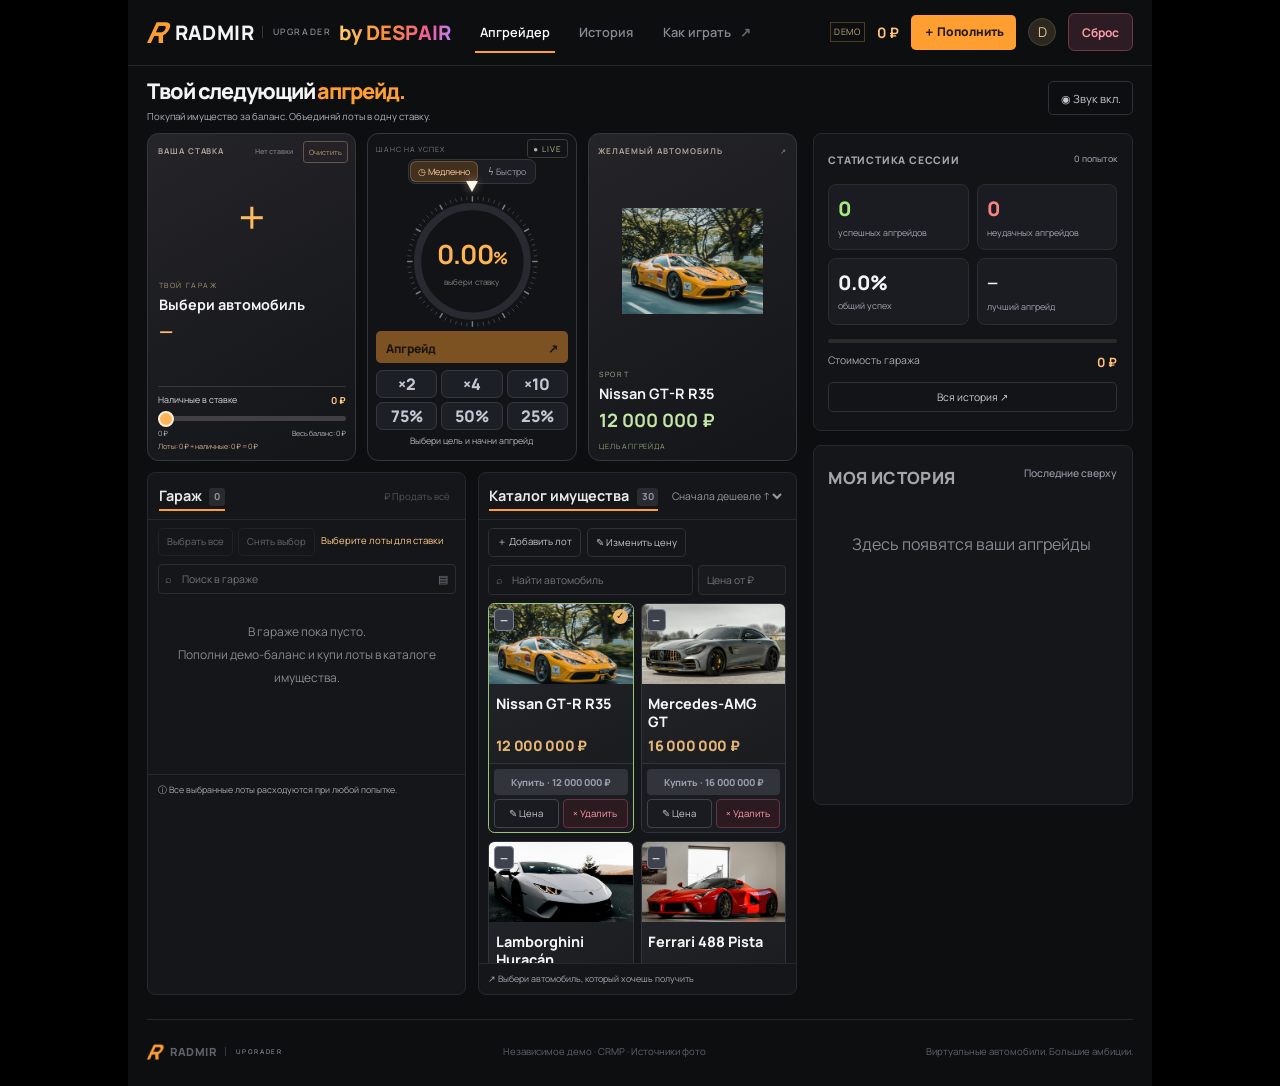
<file: RADMIR-Upgrader/index.html>
<!DOCTYPE html>
<html lang="ru"><head><meta charset="UTF-8"><meta name="viewport" content="width=device-width, initial-scale=1"><meta name="description" content="Автомобильный апгрейдер в стиле RADMIR CRMP. Демо с тестовым балансом."><title>RADMIR — Upgrader</title><link rel="stylesheet" href="style.css"></head><body><div class="siteShell"><div class="siteCanvas"><header><a class="brand" href="#"><b class="mark">R</b> RADMIR <span>UPGRADER</span><small class="brandCredit">by DESPAIR</small></a><nav><button class="nav active" data-page="upgrade">Апгрейдер</button><button class="nav" data-page="history">История</button><button class="nav" data-page="help">Как играть <i>↗</i></button></nav><div class="account"><span class="demo">DEMO</span><strong id="balance"></strong><button class="orange small" id="deposit">＋ Пополнить</button><button id="profile" class="avatar" title="Профиль">D</button><button class="resetSession" id="reset">Сброс</button></div></header><main><section id="upgradePage"><div class="heading"><div><div class="eyebrow">НОВЫЙ УРОВЕНЬ ТВОЕГО ГАРАЖА</div><h1>Твой следующий <em>апгрейд.</em></h1><p>Покупай имущество за баланс. Объединяй лоты в одну ставку.</p></div><button class="quiet" id="sound">◉ Звук выкл.</button></div><div class="dashboard"><div class="mainColumn"><div class="arena"><article class="vehicle source"><div class="overline">ВАША СТАВКА <span id="sourceCount">1 автомобиль</span></div><div id="sourceVisual"></div><div class="vehicleInfo"><small id="sourceClass">SPORT</small><h2 id="sourceName"></h2><strong id="sourcePrice"></strong></div><button class="remove" id="clearSource" title="Убрать ставку" aria-label="Очистить ставку">Очистить</button><div id="mixedStake" class="mixedStake"><label for="mixedRange">Наличные в ставке <strong id="mixedAmount">0 ₽</strong></label><input id="mixedRange" type="range" min="0" max="0" step="1" value="0" aria-label="Наличные в ставке"><div class="rangeLabels"><span>0 ₽</span><span id="mixedMax">0 ₽</span></div><p id="mixedBreakdown" aria-live="polite"></p></div></article><section class="engine"><div class="engineTop"><span>ШАНС НА УСПЕХ</span><span class="pill">● LIVE</span></div><div class="spinMode" role="group" aria-label="Скорость прокрутки"><button type="button" id="speedSlow" aria-pressed="true">◷ Медленно</button><button type="button" id="speedFast" aria-pressed="false">ϟ Быстро</button></div><div class="dial"><svg viewBox="0 0 240 240"><circle class="track" cx="120" cy="120" r="99"></circle><circle id="chanceArc" cx="120" cy="120" r="99"></circle><g class="dialTicks"><line x1="229.000" y1="120.000" x2="237.000" y2="120.000" class="major"></line><line x1="231.574" y1="129.761" x2="236.555" y2="130.197" class="minor"></line><line x1="230.298" y1="139.449" x2="235.223" y2="140.317" class="minor"></line><line x1="228.184" y1="148.988" x2="233.013" y2="150.282" class="minor"></line><line x1="225.246" y1="158.306" x2="229.944" y2="160.016" class="minor"></line><line x1="221.506" y1="167.333" x2="226.038" y2="169.446" class="minor"></line><line x1="214.397" y1="174.500" x2="221.325" y2="178.500" class="major"></line><line x1="211.745" y1="184.241" x2="215.841" y2="187.108" class="minor"></line><line x1="205.797" y1="191.992" x2="209.627" y2="195.206" class="minor"></line><line x1="199.196" y1="199.196" x2="202.731" y2="202.731" class="minor"></line><line x1="191.992" y1="205.797" x2="195.206" y2="209.627" class="minor"></line><line x1="184.241" y1="211.745" x2="187.108" y2="215.841" class="minor"></line><line x1="174.500" y1="214.397" x2="178.500" y2="221.325" class="major"></line><line x1="167.333" y1="221.506" x2="169.446" y2="226.038" class="minor"></line><line x1="158.306" y1="225.246" x2="160.016" y2="229.944" class="minor"></line><line x1="148.988" y1="228.184" x2="150.282" y2="233.013" class="minor"></line><line x1="139.449" y1="230.298" x2="140.317" y2="235.223" class="minor"></line><line x1="129.761" y1="231.574" x2="130.197" y2="236.555" class="minor"></line><line x1="120.000" y1="229.000" x2="120.000" y2="237.000" class="major"></line><line x1="110.239" y1="231.574" x2="109.803" y2="236.555" class="minor"></line><line x1="100.551" y1="230.298" x2="99.683" y2="235.223" class="minor"></line><line x1="91.012" y1="228.184" x2="89.718" y2="233.013" class="minor"></line><line x1="81.694" y1="225.246" x2="79.984" y2="229.944" class="minor"></line><line x1="72.667" y1="221.506" x2="70.554" y2="226.038" class="minor"></line><line x1="65.500" y1="214.397" x2="61.500" y2="221.325" class="major"></line><line x1="55.759" y1="211.745" x2="52.892" y2="215.841" class="minor"></line><line x1="48.008" y1="205.797" x2="44.794" y2="209.627" class="minor"></line><line x1="40.804" y1="199.196" x2="37.269" y2="202.731" class="minor"></line><line x1="34.203" y1="191.992" x2="30.373" y2="195.206" class="minor"></line><line x1="28.255" y1="184.241" x2="24.159" y2="187.108" class="minor"></line><line x1="25.603" y1="174.500" x2="18.675" y2="178.500" class="major"></line><line x1="18.494" y1="167.333" x2="13.962" y2="169.446" class="minor"></line><line x1="14.754" y1="158.306" x2="10.056" y2="160.016" class="minor"></line><line x1="11.816" y1="148.988" x2="6.987" y2="150.282" class="minor"></line><line x1="9.702" y1="139.449" x2="4.777" y2="140.317" class="minor"></line><line x1="8.426" y1="129.761" x2="3.445" y2="130.197" class="minor"></line><line x1="11.000" y1="120.000" x2="3.000" y2="120.000" class="major"></line><line x1="8.426" y1="110.239" x2="3.445" y2="109.803" class="minor"></line><line x1="9.702" y1="100.551" x2="4.777" y2="99.683" class="minor"></line><line x1="11.816" y1="91.012" x2="6.987" y2="89.718" class="minor"></line><line x1="14.754" y1="81.694" x2="10.056" y2="79.984" class="minor"></line><line x1="18.494" y1="72.667" x2="13.962" y2="70.554" class="minor"></line><line x1="25.603" y1="65.500" x2="18.675" y2="61.500" class="major"></line><line x1="28.255" y1="55.759" x2="24.159" y2="52.892" class="minor"></line><line x1="34.203" y1="48.008" x2="30.373" y2="44.794" class="minor"></line><line x1="40.804" y1="40.804" x2="37.269" y2="37.269" class="minor"></line><line x1="48.008" y1="34.203" x2="44.794" y2="30.373" class="minor"></line><line x1="55.759" y1="28.255" x2="52.892" y2="24.159" class="minor"></line><line x1="65.500" y1="25.603" x2="61.500" y2="18.675" class="major"></line><line x1="72.667" y1="18.494" x2="70.554" y2="13.962" class="minor"></line><line x1="81.694" y1="14.754" x2="79.984" y2="10.056" class="minor"></line><line x1="91.012" y1="11.816" x2="89.718" y2="6.987" class="minor"></line><line x1="100.551" y1="9.702" x2="99.683" y2="4.777" class="minor"></line><line x1="110.239" y1="8.426" x2="109.803" y2="3.445" class="minor"></line><line x1="120.000" y1="11.000" x2="120.000" y2="3.000" class="major"></line><line x1="129.761" y1="8.426" x2="130.197" y2="3.445" class="minor"></line><line x1="139.449" y1="9.702" x2="140.317" y2="4.777" class="minor"></line><line x1="148.988" y1="11.816" x2="150.282" y2="6.987" class="minor"></line><line x1="158.306" y1="14.754" x2="160.016" y2="10.056" class="minor"></line><line x1="167.333" y1="18.494" x2="169.446" y2="13.962" class="minor"></line><line x1="174.500" y1="25.603" x2="178.500" y2="18.675" class="major"></line><line x1="184.241" y1="28.255" x2="187.108" y2="24.159" class="minor"></line><line x1="191.992" y1="34.203" x2="195.206" y2="30.373" class="minor"></line><line x1="199.196" y1="40.804" x2="202.731" y2="37.269" class="minor"></line><line x1="205.797" y1="48.008" x2="209.627" y2="44.794" class="minor"></line><line x1="211.745" y1="55.759" x2="215.841" y2="52.892" class="minor"></line><line x1="214.397" y1="65.500" x2="221.325" y2="61.500" class="major"></line><line x1="221.506" y1="72.667" x2="226.038" y2="70.554" class="minor"></line><line x1="225.246" y1="81.694" x2="229.944" y2="79.984" class="minor"></line><line x1="228.184" y1="91.012" x2="233.013" y2="89.718" class="minor"></line><line x1="230.298" y1="100.551" x2="235.223" y2="99.683" class="minor"></line><line x1="231.574" y1="110.239" x2="236.555" y2="109.803" class="minor"></line></g></svg><div class="dialText"><strong id="chance">0.00<span>%</span></strong><small id="chanceLabel">средний шанс</small></div><div id="needle" aria-hidden="true"></div></div><button class="orange upgrade" id="upgrade">Апгрейд <span>↗</span></button><div class="multipliers"><button data-mult="2">×2</button><button data-mult="4">×4</button><button data-mult="10">×10</button><button data-chance="75">75%</button><button data-chance="50">50%</button><button data-chance="25">25%</button></div><div id="result" role="status">Выбери цель и начни апгрейд</div></section><article class="vehicle target"><div class="overline">ЖЕЛАЕМЫЙ АВТОМОБИЛЬ <span>↗</span></div><div id="targetVisual"></div><div class="vehicleInfo"><small id="targetClass">SUPERCAR</small><h2 id="targetName"></h2><strong id="targetPrice"></strong></div><div class="targetBadge">ЦЕЛЬ АПГРЕЙДА</div></article></div><div class="inventories"><section class="panel"><div class="panelHead"><div class="tabs"><button id="inventoryTab" class="active">Гараж <span id="invCount"></span></button></div><button class="iconBtn" id="sellAll" title="Продать все автомобили">₽ Продать всё</button></div><div id="inventoryBody"><div class="garageTools"><button id="selectAllLots" class="quiet">Выбрать все</button><button id="clearLots" class="quiet">Снять выбор</button><span id="selectionInfo" aria-live="polite"></span></div><div class="search"><span>⌕</span><input id="invSearch" placeholder="Поиск в гараже" aria-label="Поиск в гараже"><span>▤</span></div><div class="grid" id="inventory"></div></div><div class="panelFoot">ⓘ Все выбранные лоты расходуются при любой попытке.</div></section><section class="panel"><div class="panelHead"><div class="tabs"><button class="active">Каталог имущества <span id="catalogCount"></span></button></div><select id="sort" aria-label="Сортировка"><option value="asc">Сначала дешевле ↑</option><option value="desc">Сначала дороже ↓</option></select></div><div class="garageTools catalogTools"><button id="addLot" class="quiet">＋ Добавить лот</button><button id="editLot" class="quiet">✎ Изменить цену</button><button id="undoDelete" class="quiet" hidden>↶ Вернуть лот</button></div><div class="catalogFilters"><div class="search"><span>⌕</span><input id="catalogSearch" placeholder="Найти автомобиль" aria-label="Поиск автомобиля"></div><input id="minPrice" type="number" placeholder="Цена от ₽" aria-label="Минимальная цена"></div><div class="grid" id="catalog"></div><div class="panelFoot">↗ Выбери автомобиль, который хочешь получить</div></section></div></div><div class="rightRail"><aside class="sessionStats panel"><div class="sideTitle">СТАТИСТИКА СЕССИИ <span id="attemptCount">0 попыток</span></div><div class="statTiles"><div><strong id="wins" class="win">0</strong><small>успешных апгрейдов</small></div><div><strong id="losses" class="loss">0</strong><small>неудачных апгрейдов</small></div><div><strong id="successRate">0%</strong><small>общий успех</small></div><div><strong id="best">—</strong><small>лучший апгрейд</small></div></div><div class="bar"><i id="winBar"></i></div><div class="garageValue"><span>Стоимость гаража</span><strong id="garageValue">0 ₽</strong></div><button id="showHistory" class="quiet">Вся история ↗</button></aside><section class="sessionHistory panel"><div class="sideTitle">МОЯ ИСТОРИЯ <span>Последние сверху</span></div><div id="sessionHistoryList" role="log" aria-live="polite"></div></section></div></div></section><section id="historyPage" hidden=""><div class="heading"><div class="eyebrow">ТВОЙ ПУТЬ</div><h1>История <em>апгрейдов.</em></h1></div><div id="historyList" class="panel historyList"></div></section><section id="helpPage" hidden=""><div class="heading"><div class="eyebrow">МЕХАНИКА ИГРЫ</div><h1>От старта — <em>к легенде.</em></h1></div><div class="helpGrid"><article class="panel"><b>01</b><h2>Выбери ставку</h2><p>Купи лоты в каталоге за баланс. Отметь один или несколько лотов в гараже либо укажи ставку наличными.</p></article><article class="panel"><b>02</b><h2>Найди свою цель</h2><p>Выбери более дорогой автомобиль. Шанс равен 80% от отношения стоимости ставки к цене цели, максимум 80%.</p></article><article class="panel"><b>03</b><h2>Сделай апгрейд</h2><p>В случае успеха цель попадёт в гараж. Все выбранные лоты расходуются при любой попытке. Каждая попытка независима, результат определяется случайно.</p></article></div><div class="panel explanation"><h2>Демонстрационный режим</h2><p>Все автомобили и деньги виртуальные. Сайт не связан с администрацией RADMIR, не подключён к игровым серверам, не принимает платежи и не выдаёт реальные призы. Прогресс сохраняется в этом браузере.</p></div></section><footer><a class="brand" href="#"><b class="mark">R</b> RADMIR <span>UPGRADER</span></a><span>Независимое демо · CRMP · <a href="image-credits.html">Источники фото</a></span><span>Виртуальные автомобили. Большие амбиции.</span></footer></main><dialog id="modal"><form method="dialog"><button class="close">×</button></form><div class="eyebrow">ДЕМО-БАЛАНС</div><h2>Больше возможностей.</h2><p>Добавь тестовую валюту для новых апгрейдов.</p><label>Сумма, ₽<input type="number" min="10000" max="1000000000" id="depositAmount" value="10000000"></label><div class="depositPresets"><button data-add="1000000">+1 млн</button><button data-add="10000000">+10 млн</button><button data-add="100000000">+100 млн</button></div><button id="confirmDeposit" class="orange">Добавить на демо-баланс</button><small>Только виртуальная валюта, без оплаты.</small></dialog><dialog id="lotModal"><form id="lotForm"><button type="button" class="close" id="closeLot" aria-label="Закрыть">×</button><h2 id="lotTitle">Добавить лот</h2><label id="lotSelectLabel">Автомобиль из каталога<select id="lotSelect"></select></label><div id="customFields"><p>Название и фотография нового лота:</p><label>Название нового автомобиля<input id="lotName" maxlength="80" placeholder="Оставьте пустым для выбора из каталога"></label><label>Фотография<input id="lotImage" type="file" accept="image/jpeg,image/png,image/webp"></label></div><label>Цена в каталоге, ₽<input id="lotPrice" type="number" min="12000000" max="1000000000000" step="1" required=""></label><p id="lotNote">Лот будет добавлен в ваш гараж без списания демо-баланса.</p><p id="lotError" role="alert"></p><button id="saveLot" class="orange" type="submit">Добавить в гараж</button></form></dialog><div id="outcomeFx" aria-hidden="true"><span id="outcomeIcon"></span></div></div></div><script src="app.js"></script>
</body></html>
</file>
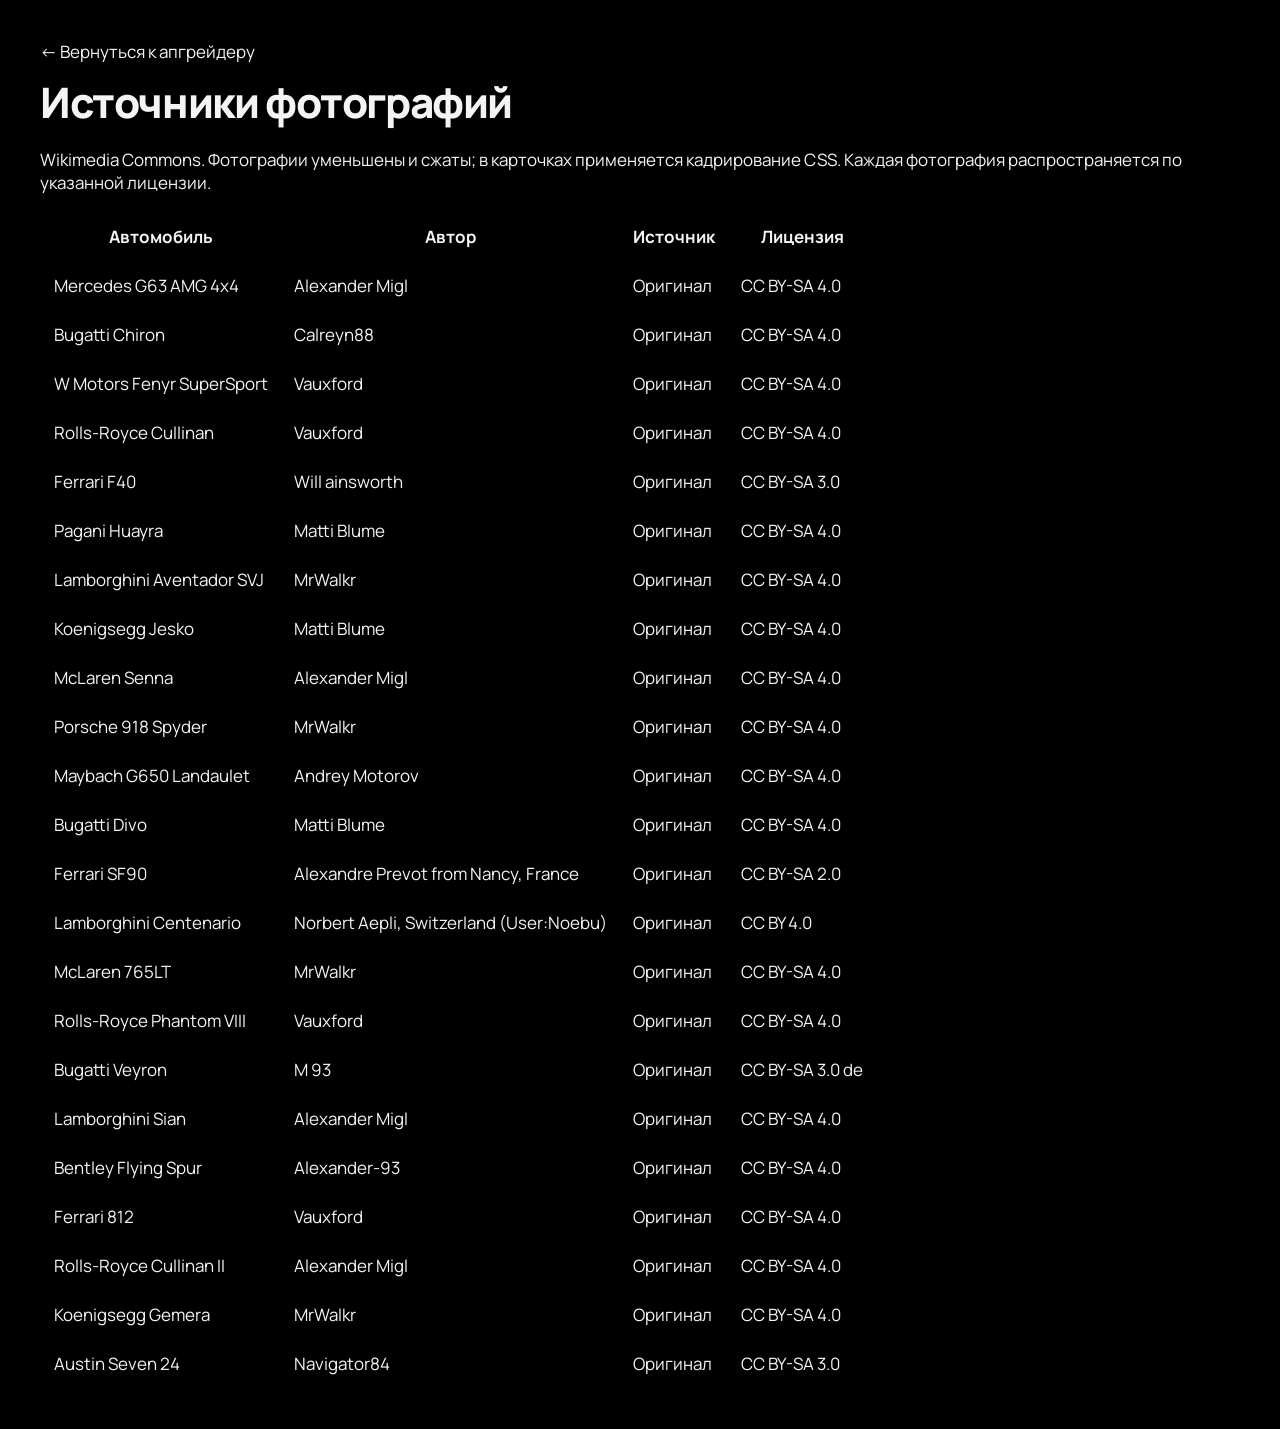
<file: RADMIR-Upgrader/image-credits.html>
<!doctype html><html lang="ru"><meta charset="utf-8"><meta name="viewport" content="width=device-width,initial-scale=1"><title>Источники фотографий</title><link rel="stylesheet" href="style.css"><main style="padding:40px;overflow:auto"><a href="index.html">← Вернуться к апгрейдеру</a><h1>Источники фотографий</h1><p>Wikimedia Commons. Фотографии уменьшены и сжаты; в карточках применяется кадрирование CSS. Каждая фотография распространяется по указанной лицензии.</p><table cellpadding="12"><tr><th>Автомобиль</th><th>Автор</th><th>Источник</th><th>Лицензия</th></tr><tr><td>Mercedes G63 AMG 4x4</td><td>Alexander Migl</td><td><a href="https://commons.wikimedia.org/wiki/File:Mercedes-AMG_G_63_4x4%C2%B2_1X7A6594.jpg">Оригинал</a></td><td><a href="https://creativecommons.org/licenses/by-sa/4.0">CC BY-SA 4.0</a></td></tr><tr><td>Bugatti Chiron</td><td>Calreyn88</td><td><a href="https://commons.wikimedia.org/wiki/File:Bugatti_Chiron_1.jpg">Оригинал</a></td><td><a href="https://creativecommons.org/licenses/by-sa/4.0">CC BY-SA 4.0</a></td></tr><tr><td>W Motors Fenyr SuperSport</td><td>Vauxford</td><td><a href="https://commons.wikimedia.org/wiki/File:2018_W_Motors_Fenyr_SuperSport_3.8.jpg">Оригинал</a></td><td><a href="https://creativecommons.org/licenses/by-sa/4.0">CC BY-SA 4.0</a></td></tr><tr><td>Rolls-Royce Cullinan</td><td>Vauxford</td><td><a href="https://commons.wikimedia.org/wiki/File:2019_Rolls-Royce_Cullinan_V12_Automatic_6.75_Front.jpg">Оригинал</a></td><td><a href="https://creativecommons.org/licenses/by-sa/4.0">CC BY-SA 4.0</a></td></tr><tr><td>Ferrari F40</td><td>Will ainsworth</td><td><a href="https://commons.wikimedia.org/wiki/File:F40_Ferrari_20090509.jpg">Оригинал</a></td><td><a href="https://creativecommons.org/licenses/by-sa/3.0">CC BY-SA 3.0</a></td></tr><tr><td>Pagani Huayra</td><td>Matti Blume</td><td><a href="https://commons.wikimedia.org/wiki/File:Pagani%2C_GIMS_2019%2C_Le_Grand-Saconnex_%28GIMS0023%29.jpg">Оригинал</a></td><td><a href="https://creativecommons.org/licenses/by-sa/4.0">CC BY-SA 4.0</a></td></tr><tr><td>Lamborghini Aventador SVJ</td><td>MrWalkr</td><td><a href="https://commons.wikimedia.org/wiki/File:Lamborghini_Aventador_SVJ.jpg">Оригинал</a></td><td><a href="https://creativecommons.org/licenses/by-sa/4.0">CC BY-SA 4.0</a></td></tr><tr><td>Koenigsegg Jesko</td><td>Matti Blume</td><td><a href="https://commons.wikimedia.org/wiki/File:GIMS_2019%2C_Le_Grand-Saconnex_%28GIMS0833%29.jpg">Оригинал</a></td><td><a href="https://creativecommons.org/licenses/by-sa/4.0">CC BY-SA 4.0</a></td></tr><tr><td>McLaren Senna</td><td>Alexander Migl</td><td><a href="https://commons.wikimedia.org/wiki/File:McLaren_Senna_IMG_3279.jpg">Оригинал</a></td><td><a href="https://creativecommons.org/licenses/by-sa/4.0">CC BY-SA 4.0</a></td></tr><tr><td>Porsche 918 Spyder</td><td>MrWalkr</td><td><a href="https://commons.wikimedia.org/wiki/File:2015_Porsche_918_Spyder_Platinum_Silver_Metallic_SCD_24.jpg">Оригинал</a></td><td><a href="https://creativecommons.org/licenses/by-sa/4.0">CC BY-SA 4.0</a></td></tr><tr><td>Maybach G650 Landaulet</td><td>Andrey Motorov</td><td><a href="https://commons.wikimedia.org/wiki/File:Mercedes-Maybach-G-650-Landaulet-1.jpg">Оригинал</a></td><td><a href="https://creativecommons.org/licenses/by-sa/4.0">CC BY-SA 4.0</a></td></tr><tr><td>Bugatti Divo</td><td>Matti Blume</td><td><a href="https://commons.wikimedia.org/wiki/File:Bugatti_Divo%2C_GIMS_2019%2C_Le_Grand-Saconnex_%28GIMS0029%29.jpg">Оригинал</a></td><td><a href="https://creativecommons.org/licenses/by-sa/4.0">CC BY-SA 4.0</a></td></tr><tr><td>Ferrari SF90</td><td>Alexandre Prevot from Nancy, France</td><td><a href="https://commons.wikimedia.org/wiki/File:Red_2019_Ferrari_SF90_Stradale_%2848264238897%29_%28cropped%29.jpg">Оригинал</a></td><td><a href="https://creativecommons.org/licenses/by-sa/2.0">CC BY-SA 2.0</a></td></tr><tr><td>Lamborghini Centenario</td><td>Norbert Aepli, Switzerland (User:Noebu)</td><td><a href="https://commons.wikimedia.org/wiki/File:2016-03-01_Geneva_Motor_Show_0789_%28cropped%29.JPG">Оригинал</a></td><td><a href="https://creativecommons.org/licenses/by/4.0">CC BY 4.0</a></td></tr><tr><td>McLaren 765LT</td><td>MrWalkr</td><td><a href="https://commons.wikimedia.org/wiki/File:An_765LT.jpg">Оригинал</a></td><td><a href="https://creativecommons.org/licenses/by-sa/4.0">CC BY-SA 4.0</a></td></tr><tr><td>Rolls-Royce Phantom VIII</td><td>Vauxford</td><td><a href="https://commons.wikimedia.org/wiki/File:2019_Rolls-Royce_Phantom_V12_Automatic_6.75.jpg">Оригинал</a></td><td><a href="https://creativecommons.org/licenses/by-sa/4.0">CC BY-SA 4.0</a></td></tr><tr><td>Bugatti Veyron</td><td>M 93</td><td><a href="https://commons.wikimedia.org/wiki/File:Bugatti_Veyron_16.4_%E2%80%93_Frontansicht_%281%29%2C_5._April_2012%2C_D%C3%BCsseldorf.jpg">Оригинал</a></td><td><a href="https://creativecommons.org/licenses/by-sa/3.0/de/deed.en">CC BY-SA 3.0 de</a></td></tr><tr><td>Lamborghini Sian</td><td>Alexander Migl</td><td><a href="https://commons.wikimedia.org/wiki/File:Lamborghini_Sian_at_IAA_2019_IMG_0332.jpg">Оригинал</a></td><td><a href="https://creativecommons.org/licenses/by-sa/4.0">CC BY-SA 4.0</a></td></tr><tr><td>Bentley Flying Spur</td><td>Alexander-93</td><td><a href="https://commons.wikimedia.org/wiki/File:Bentley_Flying_Spur_W12_Speed_%282019%29_1X7A1636.jpg">Оригинал</a></td><td><a href="https://creativecommons.org/licenses/by-sa/4.0">CC BY-SA 4.0</a></td></tr><tr><td>Ferrari 812</td><td>Vauxford</td><td><a href="https://commons.wikimedia.org/wiki/File:2019_Ferrari_812_Superfast_S-A_6.5.jpg">Оригинал</a></td><td><a href="https://creativecommons.org/licenses/by-sa/4.0">CC BY-SA 4.0</a></td></tr><tr><td>Rolls-Royce Cullinan II</td><td>Alexander Migl</td><td><a href="https://commons.wikimedia.org/wiki/File:Rolls-Royce_Cullinan_Series_II_DSC_9677.jpg">Оригинал</a></td><td><a href="https://creativecommons.org/licenses/by-sa/4.0">CC BY-SA 4.0</a></td></tr><tr><td>Koenigsegg Gemera</td><td>MrWalkr</td><td><a href="https://commons.wikimedia.org/wiki/File:Koenigsegg_Gemera.jpg">Оригинал</a></td><td><a href="https://creativecommons.org/licenses/by-sa/4.0">CC BY-SA 4.0</a></td></tr><tr><td>Austin Seven 24</td><td>Navigator84</td><td><a href="https://commons.wikimedia.org/wiki/File:1922_Austin_7_--_Shanghai_Automobile_Museum_2012-05-26.JPG">Оригинал</a></td><td><a href="https://creativecommons.org/licenses/by-sa/3.0">CC BY-SA 3.0</a></td></tr></table></main></html>
</file>
<file: RADMIR-Upgrader/style.css>
@import url('https://fonts.googleapis.com/css2?family=Manrope:wght@400;500;600;700;800&display=swap');
:root{--bg:#0d0e10;--panel:#151619;--line:#27282c;--muted:#777b85;--accent:#ff9f32;--green:#a7e882}*{box-sizing:border-box}body{margin:0;background:var(--bg);color:#f3f3f4;font:13px Manrope,Arial,sans-serif}button,input,select{font:inherit}button,a,input,select{outline-offset:4px}button,a{cursor:pointer}button{border:0;color:inherit;background:transparent}button:disabled{opacity:.45;cursor:not-allowed}a{text-decoration:none;color:inherit}header{height:86px;border-bottom:1px solid var(--line);display:flex;align-items:center;gap:50px;padding:0 4%}.brand{display:flex;gap:10px;align-items:center;font-weight:800;letter-spacing:.5px;font-size:20px;white-space:nowrap}.brand>span{font-size:11px;color:#94969e;font-weight:500;letter-spacing:2px;border-left:1px solid #37383d;padding-left:12px}.mark{display:inline-block;color:var(--accent);font-size:36px;line-height:1;font-style:italic;transform:skew(-12deg);font-weight:900}nav{display:flex;align-self:stretch;gap:25px}.nav{position:relative;color:#868992;font-weight:600}.nav.active{color:#fff}.nav.active:after{content:'';position:absolute;bottom:0;left:0;right:0;height:2px;background:var(--accent)}.nav i{font-style:normal;color:#65686e;margin-left:8px}.account{display:flex;gap:15px;align-items:center;margin-left:auto}.account strong{font-size:14px;color:#ffc27b}.demo{font-size:9px;border:1px solid #4b3c28;padding:4px;color:#c8a477;letter-spacing:1px}.orange{background:var(--accent);color:#22190d;border-radius:6px;font-weight:800;padding:15px 20px;transition:.2s}.orange:hover{background:#ffb353;box-shadow:0 0 25px #ff9f3220}.small{padding:11px 15px;font-size:12px}.avatar{width:35px;height:35px;border:1px solid #4b4335;border-radius:50%;background:#2d281f;color:#e1c291}main{max-width:1600px;margin:auto;padding:0 4%}.heading{display:flex;align-items:center;justify-content:space-between;margin:40px 0 28px}.eyebrow{color:#8b8d95;font-size:9px;font-weight:700;letter-spacing:2.4px}h1{font-size:35px;letter-spacing:-1.4px;margin:10px 0 9px;font-weight:800}h1 em{color:var(--accent);font-style:normal}.heading p{color:#81848d;margin:0;font-size:12px}.quiet{border:1px solid #303136;border-radius:6px;padding:11px 14px;color:#9b9ea7;font-size:11px}.workspace{display:grid;grid-template-columns:minmax(0,1fr) 226px;gap:18px}.arena{display:grid;grid-template-columns:1fr .95fr 1fr;border:1px solid var(--line);border-radius:12px;background:#121315;padding:14px;gap:12px;min-height:378px}.vehicle{position:relative;border:1px solid #373330;border-radius:8px;overflow:hidden;background:radial-gradient(ellipse at 50% 30%,#40301d 0, #1a1919 65%);display:flex;flex-direction:column}.vehicle.target{background:radial-gradient(ellipse at 50% 30%,#354130 0,#181b18 65%);border-color:#3e4839}.overline{font-size:8px;letter-spacing:1.2px;font-weight:700;color:#ada395;padding:16px 14px;display:flex;justify-content:space-between;gap:5px}.overline span{font-size:8px;letter-spacing:0;color:#6f716f}.vehicle img{width:100%;height:172px;object-fit:cover;mask-image:linear-gradient(to bottom,transparent 0,#000 16%,#000 75%,transparent);filter:saturate(.75);transition:.3s}.vehicleInfo{padding:0 18px 22px;margin-top:auto;z-index:1}.vehicleInfo small{font-size:8px;letter-spacing:2px;color:#ad9475}.vehicleInfo h2{font-size:16px;margin:8px 0}.vehicleInfo strong{font-size:19px;color:#ffc078}.target .vehicleInfo strong{color:#c4e6a7}.target .vehicleInfo small{color:#9bb38b}.remove{position:absolute;bottom:17px;right:15px;width:25px;height:25px;border:1px solid #51432e;border-radius:4px;color:#bc9f77}.targetBadge{position:absolute;bottom:16px;right:12px;font-size:6px;letter-spacing:1px;color:#8da37a}.engine{display:flex;flex-direction:column;align-items:center;padding:10px 12px}.engineTop{width:100%;display:flex;justify-content:space-between;align-items:center;font-size:7px;letter-spacing:1.2px;color:#777b83}.pill{color:#a7bf91;border:1px solid #364230;padding:4px 6px;border-radius:4px;font-size:7px}.dial{width:210px;height:210px;position:relative;margin:-2px auto -4px}.dial svg{width:100%;height:100%;transform:rotate(-90deg)}.dial circle{fill:none;stroke-width:5}.track{stroke:#29272a}#chanceArc{stroke:var(--accent);stroke-dasharray:622;stroke-dashoffset:400;stroke-linecap:round;transition:stroke-dashoffset .4s}.dial:after{position:absolute;content:'';inset:25px;border-radius:50%;border:1px dashed #38332b}.dialText{position:absolute;inset:0;display:flex;flex-direction:column;align-items:center;justify-content:center}.dialText strong{font-size:35px;letter-spacing:-2px;color:#ffb452}.dialText strong span{font-size:23px}.dialText small{color:#828079;font-size:9px;margin-top:5px}#needle{position:absolute;inset:4px;text-align:center;color:#fff1da;font-size:15px;transform:rotate(0deg);z-index:2}.upgrade{width:100%;display:flex;justify-content:space-between;padding:13px 19px}.multipliers{display:flex;width:100%;justify-content:space-between;margin-top:12px}.multipliers button{font-size:10px;color:#98989e;padding:7px;border:1px solid transparent;border-radius:4px}.multipliers button:hover,.multipliers button.active{color:#ffb75f;border-color:#55412a;background:#32271b}#result{font-size:9px;color:#7e8187;text-align:center;margin-top:13px;min-height:24px}.win{color:#a7e882!important}.loss{color:#fa8282!important}aside{border:1px solid var(--line);border-radius:12px;padding:21px 17px;background:#141517}.sideTitle{font-size:8px;letter-spacing:1.3px;color:#a4a6ad;display:flex;justify-content:space-between}.sideTitle span{color:#6d6f77}.stat{padding:24px 0 18px;border-bottom:1px solid var(--line)}.stat small{color:#7d8089;font-size:10px;display:block}.stat strong{display:block;margin-top:10px;font-size:23px}.stat strong span{font-size:13px;color:#5d6169}.bar{height:3px;background:#292c28;margin-top:14px}.bar i{height:3px;display:block;background:#a4d889;width:0}.session{display:flex;align-items:center;gap:12px;font-size:9px;margin:22px 0}.session small{display:block;color:#676b72;font-size:8px;margin-top:6px}.tinyIcon{font-size:25px;color:#b4c59a}aside .quiet{width:100%;font-size:9px;padding:9px}.inventories{display:grid;grid-template-columns:1fr 1fr;gap:18px;margin:24px 0}.panel{background:var(--panel);border:1px solid var(--line);border-radius:10px;overflow:hidden}.panelHead{height:63px;padding:0 18px;display:flex;justify-content:space-between;align-items:center;border-bottom:1px solid var(--line)}.tabs{display:flex;gap:24px;align-self:stretch}.tabs button{font-size:12px;color:#777c85;position:relative;font-weight:700;padding:0}.tabs button.active{color:#e9e9eb}.tabs button.active:after{content:'';position:absolute;bottom:0;left:0;right:0;height:2px;background:var(--accent)}.tabs span{background:#292b30;color:#969aa4;font-size:9px;padding:3px 6px;margin-left:6px;border-radius:4px}.iconBtn{font-size:9px;color:#999da6}select{background:#151619;color:#979ba3;border:0;font-size:9px;max-width:125px}.search{display:flex;align-items:center;border:1px solid #2b2d32;border-radius:5px;margin:14px 16px;gap:10px;padding:9px 12px;color:#71767f}.search input{width:100%;border:0;background:none;color:#eee;font-size:10px;outline:none}.search span{font-size:14px}.catalogFilters{display:flex;gap:10px;margin:14px 16px}.catalogFilters .search{margin:0;flex:1;min-width:0}.catalogFilters>input{background:#191a1e;border:1px solid #2b2d32;border-radius:5px;padding:0 10px;color:#ccc;width:110px;font-size:10px}.grid{display:grid;grid-template-columns:repeat(4,minmax(0,1fr));padding:0 16px 16px;gap:9px;min-height:186px;align-content:start;max-height:510px;overflow:auto}.carCard{padding:0;text-align:left;position:relative;border:1px solid #2a2d34;border-radius:6px;background:linear-gradient(150deg,#24272c,#1a1b1f);overflow:hidden;transition:.2s}.carCard:hover{border-color:#8d6636;transform:translateY(-2px)}.carCard.selected{border-color:#c9984e;background:linear-gradient(150deg,#3d3020,#1f1d19)}.carCard.goal{border-color:#8eae6e}.carCard img{width:100%;height:83px;object-fit:cover;filter:saturate(.65);opacity:.9}.carCard .category{position:absolute;left:6px;top:6px;font-size:6px;letter-spacing:.6px;color:#dce2ec;background:#202631c9;padding:3px 4px;border-radius:2px}.carCard .chosen{position:absolute;right:6px;top:6px;background:#e8b66c;color:#241a0e;border-radius:50%;width:15px;height:15px;font-size:9px;text-align:center}.carCard h3{font-size:9px;font-weight:600;margin:8px 8px 5px;white-space:nowrap;overflow:hidden;text-overflow:ellipsis}.carCard strong{display:block;color:#e5b575;font-size:10px;margin:0 8px 10px}.panelFoot{font-size:9px;color:#696d76;border-top:1px solid var(--line);padding:14px 17px}.empty{color:#888b94;padding:35px 10px;grid-column:1/-1;line-height:1.9;text-align:center}footer{display:flex;justify-content:space-between;align-items:center;border-top:1px solid var(--line);padding:27px 0 30px;color:#5e626b;font-size:9px}footer .brand{font-size:14px}footer .brand .mark{font-size:26px}footer .brand>span{font-size:8px}dialog{background:#191a1e;color:#eee;border:1px solid #3f3b33;border-radius:13px;max-width:440px;width:92%;padding:34px;box-shadow:0 30px 120px #000a}dialog::backdrop{background:#000b;backdrop-filter:blur(7px)}dialog h2{font-size:25px;letter-spacing:-.8px}dialog p{font-size:12px;color:#969aa3;line-height:1.8}.close{position:absolute;right:15px;top:10px;font-size:25px;color:#92959e}label{font-size:10px;color:#999da7;display:block}label input{display:block;width:100%;padding:14px;background:#0e0f12;color:#eee;border:1px solid #34363c;border-radius:5px;margin:10px 0}.depositPresets{display:flex;gap:8px;margin:12px 0 20px}.depositPresets button{border:1px solid #3d3e44;padding:10px;border-radius:5px;font-size:11px;flex:1}dialog>.orange{width:100%}dialog>small{display:block;color:#777c85;text-align:center;font-size:9px;margin-top:17px}#moneyForm{padding:20px}#moneyForm p{color:#797e87;font-size:10px}.moneyVisual{display:grid;place-items:center;font-size:85px;color:#ffbb61;height:175px}.historyList{padding:20px;margin-bottom:35px}.historyRow{padding:20px 10px;display:grid;grid-template-columns:120px 1fr 1fr 100px;gap:15px;border-bottom:1px solid #2a2d32;align-items:center;font-size:12px}.historyRow small{color:#747a84}.helpGrid{display:grid;grid-template-columns:repeat(3,1fr);gap:20px}.helpGrid article{padding:30px}.helpGrid b{color:#e9ad63;font-size:30px}.helpGrid h2{font-size:18px}.helpGrid p,.explanation p{color:#9398a2;line-height:1.9;font-size:12px}.explanation{padding:30px;margin:20px 0 40px}body.busy .vehicle{pointer-events:none}.flash{animation:flash .6s}@keyframes flash{50%{box-shadow:0 0 45px #a5d57740}}[hidden]{display:none!important}@media(min-width:1500px){.vehicle img{height:193px}.arena{min-height:405px}.dial{width:230px;height:230px}.carCard img{height:105px}}@media(max-width:1150px){header{gap:25px;padding:0 3%}nav{gap:15px}.workspace{grid-template-columns:1fr}aside{display:none}.account .demo{display:none}main{padding:0 3%}.grid{grid-template-columns:repeat(3,1fr)}.brand>span{display:none}}@media(max-width:700px){header{height:70px;flex-wrap:wrap;gap:10px}.brand{font-size:16px}.mark{font-size:29px}nav{order:3;position:relative;height:38px;width:100%;justify-content:center;background:#0d0e10;z-index:4;border-bottom:1px solid #26272b}.account{gap:8px}.account strong{font-size:11px}.account .small{padding:9px}.avatar{display:none}.heading{margin-top:65px}h1{font-size:27px}.heading p{font-size:10px}.heading>.quiet{display:none}.arena{grid-template-columns:1fr 1fr;padding:10px;gap:10px}.engine{grid-row:2;grid-column:1/-1;max-width:330px;width:100%;justify-self:center}.vehicle img{height:120px}.overline{font-size:6px;padding:12px 8px}.overline span{display:none}.vehicleInfo{padding:0 10px 17px}.vehicleInfo h2{font-size:11px}.vehicleInfo strong{font-size:14px}.vehicleInfo small{font-size:6px}.targetBadge{display:none}.remove{bottom:12px;right:7px;width:20px;height:20px}.inventories{grid-template-columns:1fr}.grid{grid-template-columns:repeat(3,1fr)}.carCard img{height:90px}footer>span:last-child{display:none}.helpGrid{grid-template-columns:1fr}.historyRow{grid-template-columns:1fr 1fr;font-size:10px}.panelHead{padding:0 12px}.tabs{gap:15px}.tabs button{font-size:11px}.dial{width:200px;height:200px}}

header .brandCredit{font-size:10px;font-weight:500;letter-spacing:0;color:#b7a38a;white-space:nowrap} @media(max-width:700px){header .brand{gap:7px}header .brandCredit{font-size:9px}}
/* Readable typography and responsive controls */
body{font-size:16px;color:#f4f4f6}header{height:auto;min-height:96px;gap:24px;flex-wrap:wrap;padding-top:18px;padding-bottom:18px}.brand{font-size:24px}header .brandCredit{font-size:24px;font-weight:800;letter-spacing:.2px;background:linear-gradient(105deg,#ffd36a,#ff8d38 42%,#f25a99 78%,#b688ff);background-clip:text;-webkit-background-clip:text;color:transparent}nav{min-height:44px}.nav{font-size:16px}.account strong{font-size:18px}.small{font-size:15px}.demo{font-size:11px}.eyebrow{font-size:12px}.heading p{font-size:16px;color:#b0b3bd}h1{font-size:42px}.quiet{font-size:14px;color:#c5c8d0}.workspace{grid-template-columns:minmax(0,1fr) 250px}.arena{min-height:430px}.overline,.overline span{font-size:11px}.vehicleInfo h2{font-size:21px;line-height:1.35}.vehicleInfo small{font-size:11px}.vehicleInfo strong{font-size:24px}.engineTop,.pill{font-size:10px}.engine{min-width:0}.dial{width:220px;height:220px;max-width:100%;flex-shrink:0}.dialText strong{font-size:42px}.dialText small{font-size:12px}.upgrade{font-size:17px}.multipliers{flex-wrap:wrap;gap:3px}.multipliers button{font-size:13px}#result{font-size:14px;line-height:1.5;color:#b5b7c0;min-height:46px}.sideTitle{font-size:11px}.stat small{font-size:14px}.session{font-size:13px}.session small{font-size:12px}aside .quiet{font-size:13px}.panelHead{height:auto;min-height:76px;gap:12px;flex-wrap:wrap;padding:14px 18px}.tabs button{font-size:17px}.tabs span{font-size:12px}.iconBtn{font-size:14px}.grid{grid-template-columns:repeat(3,minmax(0,1fr));gap:12px;max-height:620px}.carCard img{height:125px;filter:none}.carCard h3{font-size:15px;line-height:1.4;white-space:normal;min-height:42px;margin:10px}.carCard strong{font-size:16px;margin:0 10px 14px}.carCard .category{font-size:9px}.carCard .chosen{font-size:12px;width:20px;height:20px}.search input,.catalogFilters>input{font-size:15px}.catalogFilters>input{width:145px}.search{min-height:46px}select{font-size:14px;max-width:180px}.panelFoot{font-size:13px;color:#a5a9b4}.garageTools{display:flex;gap:10px;padding:14px 16px 0;flex-wrap:wrap}label{font-size:15px}label input{font-size:17px}#moneyForm p,dialog p{font-size:14px;color:#b2b6c2}#stakeRange{width:100%;height:8px;appearance:none;background:linear-gradient(to right,#ffac45 var(--fill,10%),#363840 var(--fill,10%));border-radius:8px;cursor:pointer;margin:25px 0 14px}#stakeRange::-webkit-slider-thumb{appearance:none;width:25px;height:25px;border-radius:50%;background:#ffb45a;border:3px solid #fff0d8;box-shadow:0 0 15px #ff9f3250}#stakeRange::-moz-range-thumb{width:20px;height:20px;background:#ffb45a;border:3px solid #fff0d8;border-radius:50%}.rangeLabels{display:flex;justify-content:space-between;font-size:13px;color:#b5b9c5;margin-bottom:22px}#lotSelect{display:block;width:100%;max-width:none;padding:12px;border:1px solid #41434c;border-radius:6px;margin:10px 0 20px;background:#111216;color:#eee}#lotError{color:#ff9191}#lotForm>.orange{width:100%}.historyRow{font-size:16px;grid-template-columns:150px 1fr 1fr 140px}.historyRow small{font-size:13px}.helpGrid p,.explanation p{font-size:16px}footer{font-size:12px;gap:20px;flex-wrap:wrap}.resultWin{animation:arenaWin 1.8s ease-out}.resultLoss{animation:arenaLoss .65s ease-out}.dialWin #chanceArc{stroke:#a7ef8e}.dialLoss #chanceArc{stroke:#ff6475}.dialWin .dialText{animation:winPop .6s}.dialLoss .dialText{animation:lossShake .6s}.dialWin .dialText strong{color:#bcff9b}.dialLoss .dialText strong{color:#ff7a8c}#outcomeFx{pointer-events:none;position:fixed;inset:0;z-index:30;overflow:hidden;display:none}#outcomeFx.celebrate,#outcomeFx.defeat{display:block}#outcomeIcon{position:absolute;top:27%;left:calc(50% - 44px);font-size:72px;font-weight:800;width:88px;text-align:center;animation:resultIcon 1.5s both;text-shadow:0 0 35px currentColor}.celebrate #outcomeIcon{color:#bcff9b}.defeat #outcomeIcon{color:#ff7184}.celebrate i{position:absolute;left:var(--x);top:-20px;width:8px;height:15px;background:hsl(var(--hue) 85% 65%);animation:confetti 2s var(--delay) ease-in both}body.busy #stakeRange{pointer-events:none}@keyframes arenaWin{0%,30%{box-shadow:inset 0 0 90px #8cf55226,0 0 40px #8cf55233;border-color:#abec7e}100%{box-shadow:none}}@keyframes arenaLoss{20%,60%{transform:translateX(-5px);box-shadow:inset 0 0 80px #ff3c5420;border-color:#f16676}40%,80%{transform:translateX(5px)}}@keyframes winPop{50%{transform:scale(1.14)}}@keyframes lossShake{25%,75%{transform:translateX(-6px)}50%{transform:translateX(6px)}}@keyframes resultIcon{0%{opacity:0;transform:scale(.3)}20%,65%{opacity:1;transform:scale(1)}100%{opacity:0;transform:translateY(-40px)}}@keyframes confetti{to{transform:translateY(105vh) rotate(var(--spin));opacity:0}}
@media(max-width:1200px){.workspace{grid-template-columns:1fr}aside{display:none}.arena{grid-template-columns:1fr 1fr 1fr}header{gap:16px}.account{margin-left:0}.brand>span{display:none}}@media(max-width:800px){.inventories{grid-template-columns:1fr}.arena{grid-template-columns:1fr 1fr}.engine{grid-row:2;grid-column:1/-1;max-width:380px;justify-self:center;width:100%}.vehicleInfo h2{font-size:18px}.vehicleInfo strong{font-size:21px}.vehicle img{height:160px}.heading{margin-top:30px}header .brand,header .brandCredit{font-size:21px}nav{position:static;order:3;width:100%;justify-content:center}.heading h1{font-size:32px}.account strong{font-size:16px}.account .small{font-size:13px}.historyRow{grid-template-columns:1fr 1fr}.tabs button{font-size:16px}.catalogFilters{flex-wrap:wrap}.catalogFilters .search{flex-basis:60%}.catalogFilters>input{width:120px}}@media(max-width:430px){.grid{grid-template-columns:repeat(2,minmax(0,1fr))}.carCard h3{font-size:15px}.heading h1{font-size:29px}.overline{font-size:10px}.vehicleInfo h2{font-size:16px}.vehicleInfo strong{font-size:18px}.brand{gap:7px}header .brand,header .brandCredit{font-size:20px}.panelHead{padding:12px}.tabs{gap:12px}}
@media(prefers-reduced-motion:reduce){*,*:before,*:after{animation:none!important;transition:none!important}#outcomeFx.celebrate i{display:none}}
.catalogItem{min-width:0;display:flex;flex-direction:column;border:1px solid #30343d;border-radius:8px;overflow:hidden;background:#191b20}.catalogItem>.carCard{width:100%;flex:1;border:0;border-radius:0}.catalogItem:has(.goal){border-color:#9bc47a}.catalogActions{display:flex;flex-wrap:wrap;gap:6px;padding:8px;border-top:1px solid #30343d}.catalogActions button{border-radius:5px;padding:9px 7px;font-size:12px;line-height:1.4}.buyLot{flex:1 1 100%;background:#ffad49;color:#20170a;font-weight:800}.buyLot:disabled{background:#32343b;color:#989da9;opacity:1}.editCatalogLot{width:100%;border:1px solid #40444e;color:#c4c8d2}.catalogTools{padding-bottom:0}#selectionInfo{font-size:13px;color:#ffca84;align-self:center;line-height:1.5}.selectedStrip{display:flex;gap:5px;flex-wrap:wrap;padding:0 12px 12px;max-height:100px;overflow:auto}.selectedStrip span{font-size:11px;color:#e4ccac;padding:4px 6px;background:#362b20;border-radius:4px}.garageTools .quiet{min-height:42px}.carCard.selected{box-shadow:inset 0 0 0 2px #e8b66c}.catalogItem .carCard h3{min-height:42px}#lotSelectLabel[hidden]{display:none!important}
.mixedStake{margin:14px 16px 18px;padding:16px;border:1px solid #665032;border-radius:8px;background:linear-gradient(120deg,#30251a,#1c1c20)}.mixedStake label{display:flex;justify-content:space-between;gap:12px;flex-wrap:wrap;color:#d9dce5}.mixedStake strong{color:#ffca84}.mixedStake p{font-size:13px;color:#d2b794;line-height:1.6;margin-bottom:0}#mixedRange{width:100%;height:8px;appearance:none;background:linear-gradient(to right,#ffac45 var(--fill,0%),#424046 var(--fill,0%));border-radius:8px;cursor:pointer;margin:24px 0 16px}#mixedRange::-webkit-slider-thumb{appearance:none;width:25px;height:25px;border-radius:50%;background:#ffb45a;border:3px solid #fff0d8}#mixedRange::-moz-range-thumb{width:20px;height:20px;background:#ffb45a;border:3px solid #fff0d8;border-radius:50%}.mixedStake .rangeLabels{margin-bottom:0}
/* Wide session dashboard */
:root{--muted:#a1a5b0}body{font-size:17px}header{min-height:82px;padding:15px 24px;gap:30px;flex-wrap:nowrap}header .brand,header .brandCredit{font-size:25px}header .account{margin-left:auto}main{width:100%;max-width:none;padding:0 24px}.heading{margin:24px 0 20px;gap:20px}.heading h1{font-size:36px;margin:6px 0}.heading .eyebrow{font-size:11px}.heading p{font-size:15px}.dashboard{display:grid;grid-template-columns:minmax(0,1fr) 340px;gap:20px;align-items:start}.mainColumn{min-width:0}.arena{display:grid;grid-template-columns:minmax(0,1fr) minmax(265px,1.05fr) minmax(0,1fr);padding:0;gap:18px;border:0;background:transparent;border-radius:0;min-height:480px;align-items:stretch}.vehicle,.engine{border:1px solid #36363e;border-radius:14px;min-width:0}.engine{background:#121316;padding:20px;justify-content:center;grid-row:auto;grid-column:auto;max-width:none;width:auto}.engineTop{font-size:11px}.vehicle{background:linear-gradient(150deg,#242429,#141518);transition:background .35s,border-color .35s,box-shadow .35s}.vehicle.target{background:linear-gradient(150deg,#242429,#141518);border-color:#36363e}.vehicle .overline{font-size:12px;padding:20px 16px;min-height:62px;align-items:center;flex-wrap:wrap}.source .overline{padding-right:95px}.overline span{font-size:11px;line-height:1.4}.vehicle img{height:220px;object-fit:cover;mask-image:none;filter:none;padding:0 14px;border-radius:6px;max-width:100%}.vehicleInfo{padding:16px 18px 20px;margin-top:auto}.vehicleInfo h2{font-size:22px;margin:8px 0;line-height:1.35}.vehicleInfo strong{font-size:27px;color:#ffbe70}.vehicleInfo small{font-size:11px}.targetBadge{position:static;padding:0 18px 16px;font-size:10px}.remove{top:15px;right:12px;bottom:auto;width:auto;height:auto;padding:8px 9px;font-size:11px;border:1px solid #665549;background:#242226;z-index:2}.moneyVisual{height:220px}.dial{width:270px;height:270px;margin:10px auto 16px;max-width:100%}.dialText strong{font-size:48px;letter-spacing:-2px}.dialText strong span{font-size:28px}.dialText small{font-size:14px}.dial:after{inset:28px}.upgrade{font-size:18px;padding:18px 20px}.multipliers button{font-size:14px;padding:8px 9px}.spinMode{display:flex;padding:4px;background:#1c1d23;border:1px solid #33353e;border-radius:9px;gap:4px;margin:16px 0 0;align-self:center}.spinMode button{font-size:14px;padding:9px 12px;border-radius:6px;color:#969ca8}.spinMode button.active{background:#43311f;color:#ffd19a;box-shadow:0 0 0 1px #8c6234}.rightRail{display:flex;flex-direction:column;gap:18px;min-width:0;position:sticky;top:18px}.rightRail aside{display:block;padding:22px 18px;background:#131417}.sideTitle{font-size:13px;font-weight:800;letter-spacing:1px;line-height:1.6;gap:8px}.sideTitle span{font-size:11px;letter-spacing:0;color:#999fac;font-weight:500}.statTiles{display:grid;grid-template-columns:1fr 1fr;gap:10px;margin-top:20px}.statTiles>div{padding:16px 12px;background:#1b1c22;border:1px solid #2b2d35;border-radius:10px;min-width:0}.statTiles strong{display:block;font-size:25px;font-weight:800;overflow-wrap:anywhere;line-height:1.3}.statTiles #best{font-size:18px;min-height:33px;display:flex;align-items:center}.statTiles small{display:block;font-size:12px;color:#a4a8b4;margin-top:6px;line-height:1.4}.sessionStats .bar{height:5px;margin-top:18px;overflow:hidden;border-radius:5px}.sessionStats .bar i{height:5px}.garageValue{display:flex;flex-wrap:wrap;justify-content:space-between;gap:8px;margin:16px 0;font-size:13px;color:#a6abb6}.garageValue strong{color:#ffc17a;font-size:16px}.sessionStats .quiet{font-size:13px}.sessionHistory{padding:20px 16px}.sessionHistory .sideTitle{margin-bottom:14px}#sessionHistoryList{max-height:560px;overflow:auto;display:flex;flex-direction:column;gap:10px;padding-right:4px}.sessionEntry{display:grid;grid-template-columns:52px minmax(0,1fr);column-gap:10px;row-gap:6px;padding:12px 10px;border:1px solid #30313a;border-left:3px solid #8cce79;border-radius:9px;background:linear-gradient(110deg,#26352b55,#1b1c22)}.sessionEntry.lost{border-left-color:#ef6778;background:linear-gradient(110deg,#46252b55,#1b1c22)}.sessionEntry img{width:52px;height:42px;object-fit:cover;border-radius:4px;margin-top:4px}.sessionEntry strong{display:block;font-size:13px;line-height:1.4;overflow-wrap:anywhere}.sessionEntry small{display:block;font-size:11px;color:#b1b5c0;margin-top:4px}.sessionEntry time{display:block;color:#838a96;font-size:10px;margin-top:5px}.sessionEntry>b{grid-column:1/-1;text-align:right;font-size:14px}.historySymbol{font-size:30px}.inventories{grid-template-columns:minmax(0,1fr) minmax(0,1fr);gap:18px;margin:20px 0}.grid{grid-template-columns:repeat(3,minmax(0,1fr));max-height:650px;min-height:280px;padding:0 14px 16px;gap:10px}.carCard img{height:130px;object-fit:cover;opacity:1}.carCard h3{font-size:15px;line-height:1.35;min-height:42px}.carCard strong{font-size:16px}.garageItem{min-width:0;display:flex;flex-direction:column;border:1px solid #34363f;border-radius:9px;overflow:hidden;background:#1b1d22}.garageItem>.carCard{width:100%;border:0;border-radius:0;flex:1}.garageItem:has(.selected){border-color:#eebd76;box-shadow:0 0 0 1px #eebd7655}.sellLot{font-size:12px;color:#b7e6a7;border-top:1px solid #3b4840;padding:11px 6px;background:#1b2920;line-height:1.4}.sellLot:hover{background:#283f2c}.chanceBadge{position:absolute;top:8px;left:8px;display:inline-block;border-radius:5px;padding:4px 7px;font-size:12px;font-weight:800;background:#3e424d;color:#e7e9ef;border:1px solid #7a8194}.chanceBadge.difficulty-normal{background:#245292;border-color:#538ed8;color:#e3efff}.chanceBadge.difficulty-medium{background:#63398c;border-color:#ab78dd;color:#f3e6ff}.chanceBadge.difficulty-hard{background:#915423;border-color:#e4a05e;color:#fff0d8}.chanceBadge.difficulty-extreme{background:#8e293b;border-color:#ee7188;color:#ffdee5}.vehicle[data-difficulty=easy]{border-color:#858993;background:linear-gradient(145deg,#4b4d5555,#17181d)}.vehicle[data-difficulty=normal]{border-color:#5283b6;background:linear-gradient(145deg,#254f7955,#151920)}.vehicle[data-difficulty=medium]{border-color:#9b66c4;background:linear-gradient(145deg,#66398155,#1c1721)}.vehicle[data-difficulty=hard]{border-color:#c38a42;background:linear-gradient(145deg,#8b602e66,#1e1a16)}.vehicle[data-difficulty=extreme]{border-color:#cc4e60;background:linear-gradient(145deg,#8c293c77,#211619);box-shadow:inset 0 0 45px #a2353e12}.dial[data-difficulty=easy] .dialText strong{color:#dedfe7}.dial[data-difficulty=normal] .dialText strong{color:#85b9ff}.dial[data-difficulty=medium] .dialText strong{color:#d6a5ff}.dial[data-difficulty=hard] .dialText strong{color:#ffbb6b}.dial[data-difficulty=extreme] .dialText strong{color:#ff6d83}.source>.mixedStake{margin:0 14px 14px;padding:14px;border:0;border-top:1px solid #ffffff20;border-radius:0;background:transparent}.mixedStake label{font-size:13px}.mixedStake p{font-size:11px;line-height:1.5}.mixedStake .rangeLabels{font-size:11px}.source .vehicleInfo{padding-bottom:14px}.source .selectedStrip{max-height:80px}.garageTools .quiet{font-size:12px}.panelHead{padding:15px;min-height:70px}.tabs button{font-size:16px}.catalogFilters{margin:12px 14px}.catalogFilters .search input{font-size:13px}.catalogFilters>input{font-size:13px;width:120px}.catalogActions button{font-size:11px}.search{margin:12px 14px}.search input{font-size:14px}footer{margin-top:10px}.dashboard #result{font-size:13px}.dashboard .panelFoot{font-size:11px}
@media(min-width:1700px){.dashboard{grid-template-columns:minmax(0,1fr) 360px}.arena{min-height:550px;grid-template-columns:minmax(0,1fr) minmax(300px,1.12fr) minmax(0,1fr)}.vehicle img{height:260px}.dial{width:300px;height:300px}.grid{grid-template-columns:repeat(4,minmax(0,1fr))}.carCard img{height:140px}.carCard h3{font-size:16px}.carCard strong{font-size:17px}.tabs button{font-size:18px}.catalogActions button,.sellLot{font-size:12px}.vehicleInfo h2{font-size:25px}.vehicleInfo strong{font-size:31px}}
@media(max-width:1250px){header{gap:15px;flex-wrap:wrap}header .brand,header .brandCredit{font-size:22px}.dashboard{grid-template-columns:minmax(0,1fr) 290px;gap:14px}.arena{gap:10px;grid-template-columns:minmax(0,1fr) minmax(220px,1fr) minmax(0,1fr)}.engine{padding:14px 10px}.dial{width:220px;height:220px}.vehicle img{height:170px;padding:0 8px}.vehicleInfo h2{font-size:18px}.vehicleInfo strong{font-size:21px}.overline span{font-size:10px}.grid{grid-template-columns:repeat(2,minmax(0,1fr))}.spinMode button{font-size:12px;padding:8px}.statTiles strong{font-size:23px}}
@media(max-width:1000px){.dashboard{grid-template-columns:1fr}.rightRail{position:static;display:grid;grid-template-columns:1fr 1fr;align-items:start}.rightRail aside{display:block}.arena{grid-template-columns:minmax(0,1fr) minmax(250px,1fr) minmax(0,1fr)}.vehicle img{height:210px}.grid{grid-template-columns:repeat(3,minmax(0,1fr))}#sessionHistoryList{max-height:330px}}
@media(max-width:720px){header{padding:12px 14px;min-height:70px}main{padding:0 12px}.heading{margin:20px 0 16px}.heading h1{font-size:29px}.heading p{font-size:13px}.arena{grid-template-columns:1fr 1fr;gap:12px}.arena .engine{grid-column:1/-1;grid-row:2;max-width:none;width:100%}.vehicle img{height:170px}.vehicleInfo{padding:10px 12px}.vehicleInfo h2{font-size:17px}.vehicleInfo strong{font-size:21px}.vehicle .overline{font-size:10px;padding:12px 10px;min-height:68px}.source .overline{padding-right:65px}.remove{font-size:9px;right:7px;top:12px;padding:6px}.dial{width:240px;height:240px}.spinMode{margin-top:12px}.spinMode button{font-size:14px;padding:9px 14px}.engine{padding:18px}.rightRail{grid-template-columns:1fr}.inventories{grid-template-columns:1fr}.grid{grid-template-columns:repeat(3,minmax(0,1fr))}.source>.mixedStake{margin:0 8px 8px;padding:10px 3px}.mixedStake label{font-size:11px}.mixedStake strong{font-size:12px}.mixedStake p,.mixedStake .rangeLabels{font-size:10px}.overline span{display:block}.garageTools{gap:7px}.garageTools .quiet{font-size:12px}.account strong{font-size:16px}.account .small{font-size:13px}.panelHead{padding:12px}}
@media(max-width:430px){header .brand,header .brandCredit{font-size:20px}.grid{grid-template-columns:repeat(2,minmax(0,1fr))}.vehicle img{height:130px}.vehicleInfo h2{font-size:15px}.vehicleInfo strong{font-size:18px}.vehicleInfo small{font-size:9px}.heading h1{font-size:27px}.carCard img{height:125px}.rightRail{gap:14px}}
.heading{margin:14px 0 16px}.heading .eyebrow{display:none}.heading h1{font-size:30px;margin:3px 0 6px}.heading p{font-size:13px}.arena{min-height:480px}.engine{padding:16px 14px;justify-content:flex-start}.engineTop{font-size:10px}.spinMode{margin:9px 0 0}.spinMode button{font-size:12px;padding:7px 12px}.dial{width:225px;height:225px;margin:10px auto 12px}.dialText strong{font-size:43px}.upgrade{padding:14px 16px;font-size:17px}.multipliers{flex-wrap:nowrap;gap:1px;margin-top:10px}.multipliers button{font-size:12px;padding:7px 6px}#result{margin-top:10px;min-height:36px}.vehicle img{height:clamp(150px,14vw,220px)}.source .selectedStrip{max-height:44px;padding-bottom:7px}.source>.mixedStake{padding:10px 0;margin:0 14px 12px}.mixedStake #mixedRange{margin:15px 0 12px}.mixedStake p{margin:7px 0 0}.vehicleInfo{padding-top:13px;padding-bottom:16px}.statTiles>div{padding:13px 11px}.statTiles small{font-size:11px}.sessionStats .garageValue{margin:13px 0}
@media(min-width:1700px){.dial{width:270px;height:270px}.arena{min-height:510px}.vehicle img{height:240px}.heading h1{font-size:34px}}
@media(max-width:720px){.heading h1{font-size:27px}.arena .engine{padding:16px}.vehicle img{height:150px}.source>.mixedStake{margin:0 8px 8px}.spinMode button{font-size:14px}.dial{width:230px;height:230px}}
@media(max-width:430px){.vehicle img{height:125px}.heading h1{font-size:25px}}
/* Session reset, complete vehicle frames and graduated dial */
.resetSession{border:1px solid #713a43;background:#2d1c23;color:#ff9ba9;padding:12px 16px;border-radius:8px;font-size:15px;font-weight:700;white-space:nowrap}.resetSession:hover{background:#47242e;border-color:#bf596d}.vehicle img{width:100%;height:clamp(180px,17vw,310px);object-fit:contain;object-position:center;mask-image:none;filter:none;padding:0 14px;background:transparent;max-width:100%}.vehicle #sourceVisual,.vehicle #targetVisual{min-width:0;overflow:hidden}.vehicleInfo{margin-top:12px}.target .vehicleInfo{margin-top:auto}.dial circle.track{stroke-width:13;stroke:#292a31}.dial #chanceArc{stroke-width:13;filter:drop-shadow(0 0 4px #ff9f3260)}.dialTicks line{stroke:#454650;stroke-width:1.6;stroke-linecap:round}.dialTicks .major{stroke:#797b88;stroke-width:2.7}.dial:after{display:none}#needle{inset:0;font-size:0;pointer-events:none;z-index:3}#needle:before{content:'';position:absolute;left:50%;top:8.4%;transform:translate(-50%,-50%);width:0;height:0;border-left:9px solid transparent;border-right:9px solid transparent;border-top:16px solid #fff7e9;filter:drop-shadow(0 0 5px #ffe6b980)}.multipliers{display:grid;grid-template-columns:repeat(3,minmax(0,1fr));width:100%;gap:8px;margin-top:14px}.multipliers button{font-size:25px;font-weight:800;line-height:1.15;min-height:48px;padding:10px 6px;color:#c5c8d2;border:1px solid #373942;background:#1d1f26;border-radius:8px}.multipliers button:hover,.multipliers button.active{color:#ffd298;border-color:#b48346;background:#3b2c1c}.source>.mixedStake{margin-top:auto}.engine{padding-bottom:16px}.arena{min-height:520px}
@media(min-width:1700px){.multipliers{grid-template-columns:repeat(6,minmax(0,1fr));gap:6px}.multipliers button{font-size:25px;min-height:50px}.vehicle img{height:285px}}
@media(max-width:1250px){.multipliers button{font-size:23px}.account{gap:10px}.resetSession{padding:10px 12px}}
@media(max-width:720px){.vehicle img{height:180px;padding:0 9px}.arena{min-height:0}.multipliers{grid-template-columns:repeat(6,minmax(0,1fr));gap:5px}.multipliers button{font-size:19px;padding:10px 3px;min-height:44px}.resetSession{font-size:13px;padding:10px 12px}.vehicleInfo h2{overflow-wrap:anywhere}}
@media(max-width:430px){.vehicle img{height:145px}.multipliers button{font-size:17px}.account{width:100%;justify-content:flex-end}header .account{margin-left:0}.resetSession{margin-left:auto}}
/* Larger catalog type, compact vehicle tiles and expanded history */
.dashboard{grid-template-columns:minmax(0,1fr) 400px}.inventories .grid{grid-template-columns:repeat(2,minmax(0,1fr));gap:14px;max-height:860px}.inventories .tabs button{font-size:25px;line-height:1.3}.inventories .tabs span{font-size:17px}.inventories .panelHead{min-height:82px;gap:12px}.inventories .iconBtn{font-size:18px}.inventories .garageTools .quiet{font-size:18px;padding:12px 14px}.inventories #selectionInfo{font-size:17px}.inventories .search input,.inventories .catalogFilters .search input,.inventories .catalogFilters>input,.inventories select{font-size:18px}.inventories select{max-width:220px}.inventories .catalogFilters{flex-wrap:wrap}.inventories .catalogFilters>input{width:145px;min-height:46px}.inventories .carCard h3{font-size:25px;line-height:1.3;font-weight:750;min-height:66px;margin:13px 12px 10px;overflow-wrap:anywhere}.inventories .carCard strong{font-size:27px;line-height:1.3;font-weight:800;margin:0 12px 15px;overflow-wrap:normal}.inventories .carCard img{height:155px}.inventories .carCard .category{font-size:12px;padding:5px 7px}.inventories .chanceBadge{font-size:18px;padding:5px 8px}.inventories .carCard .chosen{width:25px;height:25px;font-size:17px}.inventories .catalogActions button,.inventories .sellLot{font-size:18px;line-height:1.4;padding:12px 8px}.inventories .panelFoot{font-size:15px;line-height:1.6}.inventories .empty{font-size:19px}.arena{min-height:0;align-items:start}.arena .vehicle{align-self:start;min-height:0}.arena .vehicle img{display:block;width:calc(100% - 28px);height:auto;aspect-ratio:16/10;max-height:none;object-fit:contain;padding:0;margin:0 14px}.arena .vehicleInfo,.arena .target .vehicleInfo{margin-top:0;padding:13px 16px 17px}.arena .vehicleInfo h2{font-size:21px;margin:6px 0}.arena .vehicleInfo strong{font-size:26px}.arena .vehicle .overline{min-height:56px;padding-top:16px;padding-bottom:16px}.arena .source>.mixedStake{margin-top:0}.arena .moneyVisual{height:165px}.sessionHistory{min-height:450px;padding:24px 18px}.sessionHistory .sideTitle{font-size:21px;letter-spacing:.5px}.sessionHistory .sideTitle span{font-size:13px}.sessionHistory #sessionHistoryList{max-height:760px;min-height:330px;gap:14px}.sessionEntry{grid-template-columns:78px minmax(0,1fr);gap:12px;padding:16px 13px}.sessionEntry img{width:78px;height:62px}.sessionEntry strong{font-size:19px;line-height:1.35}.sessionEntry small{font-size:16px;line-height:1.45;margin-top:6px}.sessionEntry time{font-size:13px;margin-top:7px}.sessionEntry>b{font-size:22px;line-height:1.3}.sessionHistory .empty{font-size:20px;line-height:1.7;align-content:center}
@media(min-width:1700px){.dashboard{grid-template-columns:minmax(0,1fr) 430px}.inventories .grid{grid-template-columns:repeat(3,minmax(0,1fr))}.inventories .carCard h3{font-size:27px}.inventories .carCard strong{font-size:29px}.inventories .carCard img{height:175px}.sessionEntry strong{font-size:21px}.sessionEntry>b{font-size:24px}.arena .vehicleInfo h2{font-size:23px}}
@media(max-width:1250px){.dashboard{grid-template-columns:minmax(0,1fr) 340px}.inventories .tabs button{font-size:22px}.inventories .carCard h3{font-size:23px}.inventories .carCard strong{font-size:24px}.inventories .catalogActions button,.inventories .sellLot{font-size:16px}.sessionEntry{grid-template-columns:60px minmax(0,1fr)}.sessionEntry img{width:60px;height:52px}.sessionEntry strong{font-size:18px}.sessionEntry small{font-size:14px}.sessionEntry>b{font-size:20px}}
@media(max-width:1000px){.dashboard{grid-template-columns:1fr}.rightRail{grid-template-columns:1fr 1fr}.inventories .carCard h3{font-size:24px}.inventories .carCard strong{font-size:26px}.sessionHistory{min-height:450px}.sessionHistory #sessionHistoryList{max-height:600px}}
@media(max-width:720px){.rightRail{grid-template-columns:1fr}.inventories .grid{grid-template-columns:repeat(2,minmax(0,1fr))}.inventories .tabs button{font-size:24px}.inventories .carCard h3{font-size:23px}.inventories .carCard strong{font-size:25px}.arena .vehicleInfo h2{font-size:17px}.arena .vehicleInfo strong{font-size:21px}.arena .vehicle img{width:calc(100% - 18px);margin:0 9px}.arena .vehicleInfo,.arena .target .vehicleInfo{padding:10px}.arena .moneyVisual{height:125px}.sessionEntry strong{font-size:20px}.sessionEntry small{font-size:16px}.sessionEntry>b{font-size:23px}.sessionHistory #sessionHistoryList{max-height:650px}}
@media(max-width:430px){.inventories .carCard h3{font-size:20px;min-height:54px;margin-left:10px;margin-right:10px}.inventories .carCard strong{font-size:22px;margin-left:10px;margin-right:10px}.inventories .catalogActions button,.inventories .sellLot{font-size:16px}.inventories .carCard img{height:125px}.inventories .garageTools .quiet{font-size:16px}.inventories .chanceBadge{font-size:16px}.arena .vehicleInfo h2{font-size:16px}.arena .vehicleInfo strong{font-size:19px}.arena .moneyVisual{height:100px}}
/* Balanced compact panels, matched to the reference proportions */
.arena{grid-template-columns:repeat(3,minmax(0,1fr));gap:14px;align-items:stretch;min-height:0}.arena>.vehicle,.arena>.engine{height:410px;min-height:0;align-self:stretch;box-sizing:border-box}.arena .engine{padding:12px;justify-content:flex-start;overflow:hidden}.arena .engineTop{font-size:9px;min-height:16px}.arena .spinMode{margin:5px 0 0;padding:3px}.arena .spinMode button{font-size:11px;padding:6px 9px}.arena .dial{width:166px;height:166px;margin:6px auto 8px}.arena .dialText strong{font-size:33px;letter-spacing:-1px}.arena .dialText strong span{font-size:21px}.arena .dialText small{font-size:10px}.arena .upgrade{font-size:15px;padding:11px 12px;min-height:40px}.arena .multipliers{grid-template-columns:repeat(3,minmax(0,1fr));gap:5px;margin-top:8px}.arena .multipliers button{font-size:20px;min-height:33px;padding:5px}.arena #result{font-size:11px;line-height:1.35;min-height:28px;margin-top:7px}.arena .vehicle .overline{min-height:41px;padding:11px 12px;font-size:10px}.arena .source .overline{padding-right:78px}.arena .overline span{font-size:9px}.arena .remove{font-size:9px;top:9px;right:9px;padding:6px}.arena .vehicle img{width:calc(100% - 24px);margin:0 12px;aspect-ratio:16/9;height:auto;max-height:145px;object-fit:contain}.arena .vehicleInfo,.arena .target .vehicleInfo{padding:9px 13px 11px;margin-top:0}.arena .vehicleInfo h2{font-size:18px;line-height:1.25;margin:5px 0}.arena .vehicleInfo strong{font-size:23px}.arena .vehicleInfo small{font-size:9px}.arena .target #targetVisual{flex:1;display:flex;align-items:center;justify-content:center}.arena .targetBadge{padding:0 13px 11px;font-size:9px}.arena .moneyVisual{height:125px;font-size:60px}.arena .selectedStrip{max-height:28px;padding:0 10px 4px}.arena .selectedStrip span{font-size:9px;padding:3px 5px}.arena .source>.mixedStake{margin: auto 12px 10px;padding:9px 0 0}.arena .mixedStake label{font-size:11px}.arena .mixedStake strong{font-size:12px}.arena .mixedStake p{font-size:9px;line-height:1.35;margin-top:5px}.arena .mixedStake .rangeLabels{font-size:9px}.arena .mixedStake #mixedRange{margin:12px 0 9px;height:6px}#mixedRange::-webkit-slider-thumb{width:20px;height:20px}.inventories{margin-top:14px;gap:14px}.inventories .grid{grid-template-columns:repeat(3,minmax(0,1fr));gap:9px;max-height:450px;min-height:215px;padding:0 12px 12px}.inventories .panelHead{min-height:58px;padding:10px 13px;gap:8px}.inventories .tabs button{font-size:18px}.inventories .tabs span{font-size:12px}.inventories .iconBtn{font-size:12px}.inventories .garageTools{padding:10px 12px 0;gap:7px}.inventories .garageTools .quiet{font-size:12px;padding:8px 10px;min-height:34px}.inventories #selectionInfo{font-size:12px}.inventories .search{margin:10px 12px;min-height:36px;padding:8px}.inventories .search input,.inventories .catalogFilters .search input,.inventories .catalogFilters>input,.inventories select{font-size:13px}.inventories .catalogFilters{margin:10px 12px;gap:7px}.inventories .catalogFilters>input{width:110px;min-height:36px}.inventories .catalogFilters .search{margin:0}.inventories select{max-width:155px}.inventories .carCard img{height:100px}.inventories .carCard h3{font-size:18px;line-height:1.25;min-height:46px;margin:9px 8px 7px}.inventories .carCard strong{font-size:19px;line-height:1.25;margin:0 8px 10px}.inventories .catalogActions{padding:6px;gap:5px}.inventories .catalogActions button,.inventories .sellLot{font-size:12px;padding:8px 5px}.inventories .chanceBadge{font-size:13px;padding:4px 6px;top:6px;left:6px}.inventories .carCard .category{font-size:9px;padding:3px 5px}.inventories .carCard .chosen{width:19px;height:19px;font-size:12px}.inventories .panelFoot{font-size:11px;padding:10px 12px}.inventories .empty{font-size:15px;padding:24px 8px}.heading{margin:10px 0 13px}.heading h1{font-size:27px}.heading p{font-size:12px}
@media(min-width:1700px){.arena>.vehicle,.arena>.engine{height:410px}.arena .dial{width:180px;height:180px}.arena .multipliers{grid-template-columns:repeat(6,minmax(0,1fr))}.arena .multipliers button{font-size:21px;min-height:37px}.arena .vehicle img{max-height:180px}.inventories .grid{grid-template-columns:repeat(4,minmax(0,1fr))}.inventories .carCard img{height:115px}.inventories .carCard h3{font-size:19px}.inventories .carCard strong{font-size:21px}}
@media(max-width:1250px){.arena{gap:10px}.arena .engine{padding:10px}.arena .multipliers button{font-size:18px}.arena .vehicleInfo h2{font-size:16px}.arena .vehicleInfo strong{font-size:21px}.inventories .grid{grid-template-columns:repeat(2,minmax(0,1fr))}}
@media(max-width:1000px){.arena{grid-template-columns:repeat(3,minmax(0,1fr))}.inventories .grid{grid-template-columns:repeat(3,minmax(0,1fr))}}
@media(max-width:720px){.arena{grid-template-columns:repeat(2,minmax(0,1fr))}.arena>.vehicle{height:365px}.arena>.engine{height:365px;grid-column:1/-1;grid-row:2}.arena .engineTop{min-height:14px}.arena .dial{width:155px;height:155px;margin:4px auto 6px}.arena .multipliers{grid-template-columns:repeat(6,minmax(0,1fr));gap:5px}.arena .multipliers button{font-size:19px;min-height:35px}.arena .vehicleInfo h2{font-size:16px}.arena .vehicleInfo strong{font-size:20px}.arena .vehicle img{max-height:130px}.inventories .grid{grid-template-columns:repeat(2,minmax(0,1fr))}.inventories .carCard h3{font-size:18px}.inventories .carCard strong{font-size:20px}.heading h1{font-size:25px}}
@media(max-width:430px){.arena .vehicle .overline{font-size:9px;min-height:48px;padding-left:9px}.arena .source .overline{padding-right:63px}.arena .remove{font-size:8px;right:6px;padding:5px}.arena .vehicleInfo h2{font-size:15px}.arena .vehicleInfo strong{font-size:18px}.arena .multipliers button{font-size:17px}.inventories .carCard img{height:95px}.inventories .carCard h3{font-size:17px}.inventories .carCard strong{font-size:18px}.inventories .tabs button{font-size:18px}}
.arena .engine{padding:10px}.arena .spinMode button{padding:4px 9px}.arena .dial{margin:4px auto 6px}.arena #result{margin-bottom:0}

/* Keep compact cards readable and allow long labels without widening panels. */
.arena>*,.inventories>*,.arena .vehicleInfo{min-width:0}
.arena .vehicleInfo h2{overflow-wrap:anywhere}
.arena .mixedStake label{flex-wrap:wrap;gap:4px 8px}
.arena .mixedStake p{overflow-wrap:anywhere}
.inventories .grid{grid-template-columns:repeat(auto-fill,minmax(min(100%,155px),1fr))}
.inventories .carCard h3{white-space:normal;overflow-wrap:normal;word-break:normal}
.inventories .carCard strong{font-size:clamp(16px,1.4vw,21px);white-space:nowrap;letter-spacing:-.4px}
.inventories .catalogActions button,.inventories .sellLot{overflow-wrap:normal}
@media(max-width:430px){.inventories .grid{grid-template-columns:repeat(2,minmax(0,1fr))}.inventories .carCard strong{font-size:16px}.arena .engine{max-width:none}}

/* Center a scaled site between black margins, each 10% of the viewport. */
body{background:#000}
.siteShell{width:80%;margin-inline:auto}
.siteCanvas{width:100%;zoom:.8;background:var(--bg);min-height:calc(100vh / .8)}
/* The arrow tip stays beyond the outer graduation marks. */
.arena .dial{overflow:visible;margin-top:14px;margin-bottom:4px}
#needle:before{top:-4px;border-left-width:8px;border-right-width:8px;border-top-width:14px;transform:translate(-50%,-100%)}
.arena .engine{overflow:visible}
.inventories .catalogActions{display:grid;grid-template-columns:1fr 1fr}
.inventories .catalogActions .buyLot{grid-column:1/-1}
.inventories .deleteCatalogLot{color:#ff9ba9;border:1px solid #64343f;background:#2b1a20;border-radius:5px}
.inventories .deleteCatalogLot:hover{background:#49252d}

.arena #result{min-height:24px}

/* The success sector grows symmetrically around the bottom of the dial. */
.dial #chanceArc{stroke-linecap:butt;transition:none}
</file>
